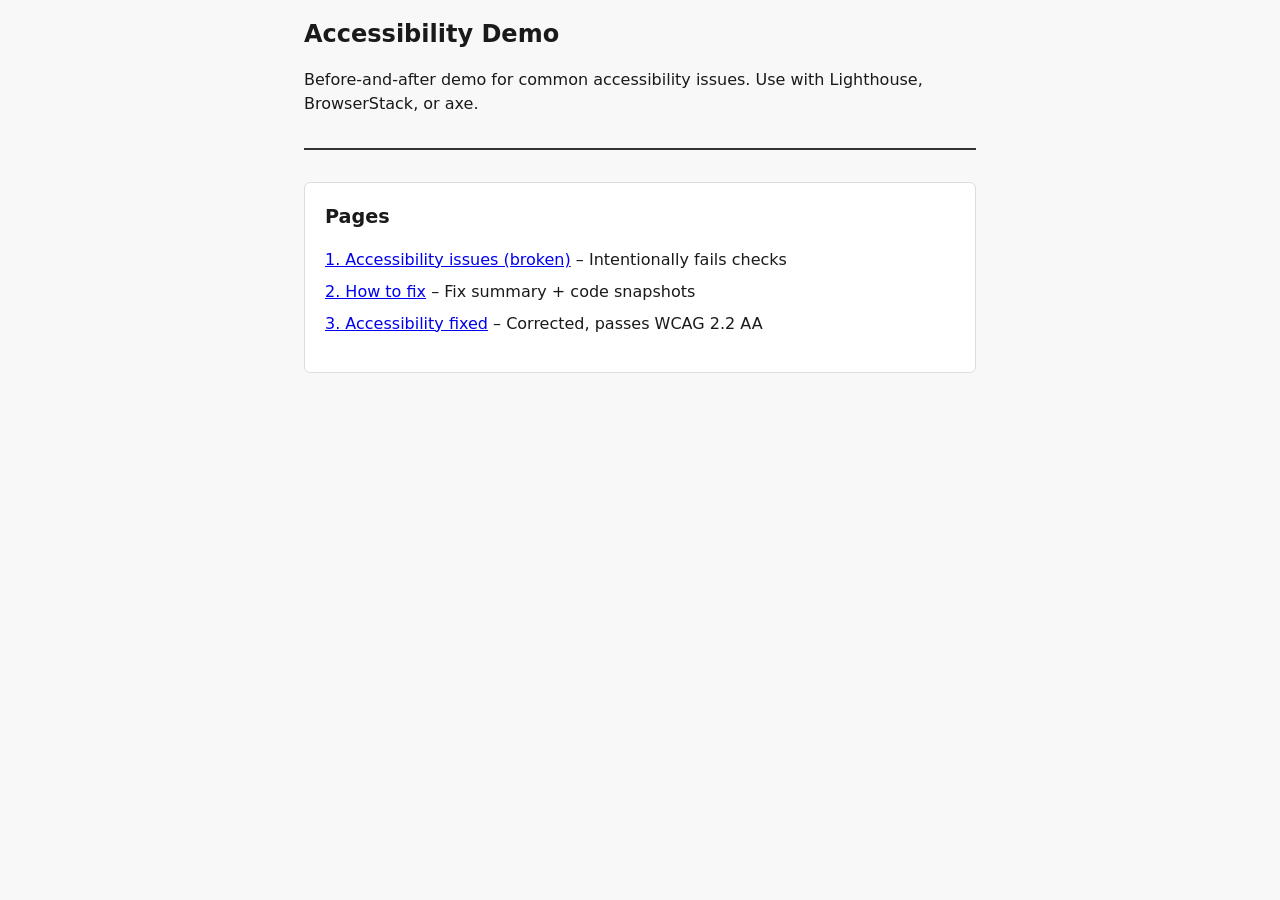
<file: index.html>
<!DOCTYPE html>
<html lang="en">
<head>
  <meta charset="UTF-8">
  <meta name="viewport" content="width=device-width, initial-scale=1.0">
  <title>Accessibility Demo</title>
  <link rel="stylesheet" href="styles.css">
</head>
<body>
  <header class="page-header">
    <h1>Accessibility Demo</h1>
    <p>Before-and-after demo for common accessibility issues. Use with Lighthouse, BrowserStack, or axe.</p>
  </header>
  <main class="main-content">
    <section class="demo-section">
      <h2>Pages</h2>
      <ul style="list-style: none; padding: 0;">
        <li style="margin-bottom: 0.5rem;"><a href="accessibility-issues.html">1. Accessibility issues (broken)</a> – Intentionally fails checks</li>
        <li style="margin-bottom: 0.5rem;"><a href="accessibility-how-to-fix.html">2. How to fix</a> – Fix summary + code snapshots</li>
        <li><a href="accessibility-fixed.html">3. Accessibility fixed</a> – Corrected, passes WCAG 2.2 AA</li>
      </ul>
    </section>
  </main>
</body>
</html>
</file>
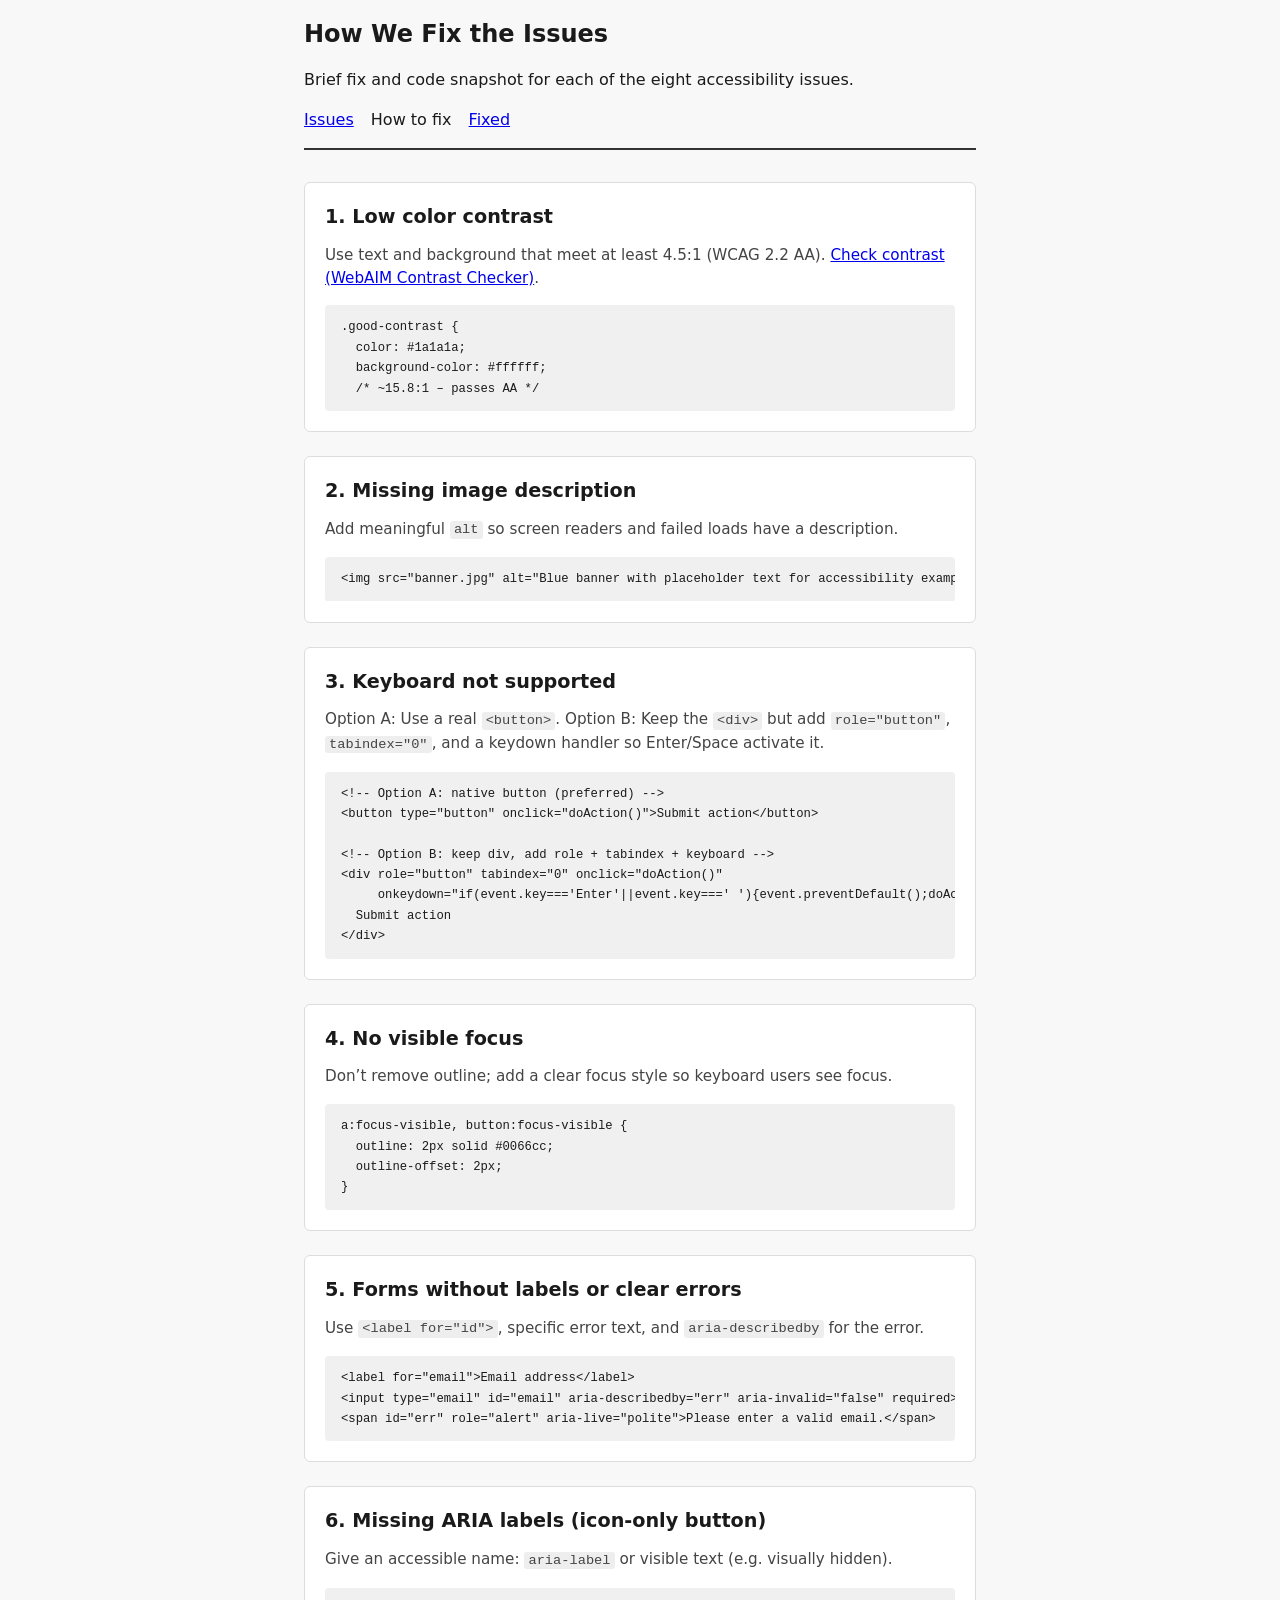
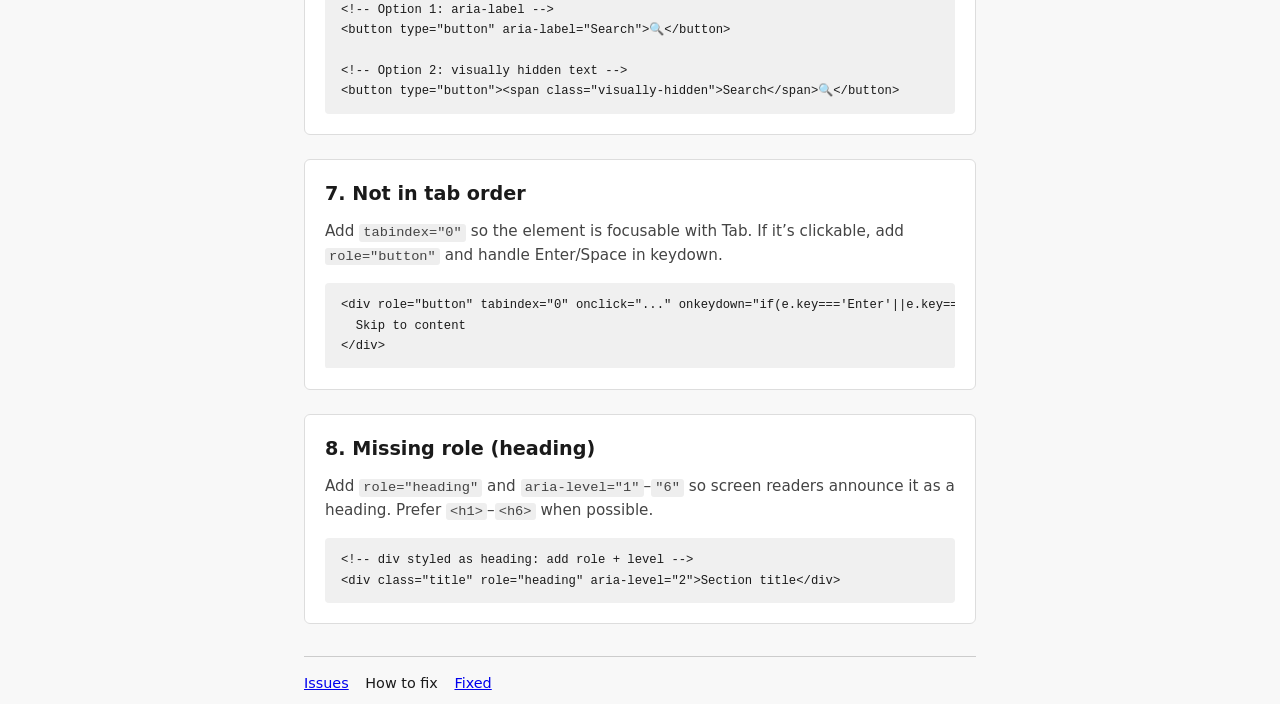
<file: accessibility-how-to-fix.html>
<!doctype html>
<html lang="en">
  <head>
    <meta charset="UTF-8" />
    <meta name="viewport" content="width=device-width, initial-scale=1.0" />
    <title>Accessibility Demo – How We Fix</title>
    <link rel="stylesheet" href="styles.css" />
    <style>
      .code-snapshot {
        background: #f0f0f0;
        padding: 0.75rem 1rem;
        border-radius: 4px;
        overflow-x: auto;
        font-size: 0.85rem;
        margin: 0.5rem 0 0 0;
      }
      .code-snapshot code {
        background: none;
        padding: 0;
      }
    </style>
  </head>
  <body>
    <header class="page-header">
      <h1>How We Fix the Issues</h1>
      <p>
        Brief fix and code snapshot for each of the eight accessibility issues.
      </p>
      <nav aria-label="Demo navigation">
        <a href="accessibility-issues.html">Issues</a>
        <span aria-current="page" style="margin-left: 0.75rem">How to fix</span>
        <a href="accessibility-fixed.html" style="margin-left: 0.75rem">Fixed</a>
      </nav>
    </header>

    <main class="main-content">
      <section class="demo-section" aria-labelledby="fix1-heading">
        <h2 id="fix1-heading">1. Low color contrast</h2>
        <p class="explanation">
          Use text and background that meet at least 4.5:1 (WCAG 2.2 AA).
          <a
            href="https://webaim.org/resources/contrastchecker/"
            target="_blank"
            rel="noopener noreferrer"
            >Check contrast (WebAIM Contrast Checker)</a
          >.
        </p>
        <pre
          class="code-snapshot"
          aria-label="Code snapshot"
        ><code>.good-contrast {
  color: #1a1a1a;
  background-color: #ffffff;
  /* ~15.8:1 – passes AA */</code></pre>
      </section>

      <section class="demo-section" aria-labelledby="fix2-heading">
        <h2 id="fix2-heading">2. Missing image description</h2>
        <p class="explanation">
          Add meaningful <code>alt</code> so screen readers and failed loads
          have a description.
        </p>
        <pre
          class="code-snapshot"
          aria-label="Code snapshot"
        ><code>&lt;img src="banner.jpg" alt="Blue banner with placeholder text for accessibility example"&gt;</code></pre>
      </section>

      <section class="demo-section" aria-labelledby="fix3-heading">
        <h2 id="fix3-heading">3. Keyboard not supported</h2>
        <p class="explanation">
          Option A: Use a real <code>&lt;button&gt;</code>. Option B: Keep the <code>&lt;div&gt;</code> but add <code>role="button"</code>, <code>tabindex="0"</code>, and a keydown handler so Enter/Space activate it.
        </p>
        <pre class="code-snapshot" aria-label="Code snapshot"><code>&lt;!-- Option A: native button (preferred) --&gt;
&lt;button type="button" onclick="doAction()"&gt;Submit action&lt;/button&gt;

&lt;!-- Option B: keep div, add role + tabindex + keyboard --&gt;
&lt;div role="button" tabindex="0" onclick="doAction()"
     onkeydown="if(event.key==='Enter'||event.key===' '){event.preventDefault();doAction();}"&gt;
  Submit action
&lt;/div&gt;</code></pre>
      </section>

      <section class="demo-section" aria-labelledby="fix4-heading">
        <h2 id="fix4-heading">4. No visible focus</h2>
        <p class="explanation">
          Don’t remove outline; add a clear focus style so keyboard users see
          focus.
        </p>
        <pre
          class="code-snapshot"
          aria-label="Code snapshot"
        ><code>a:focus-visible, button:focus-visible {
  outline: 2px solid #0066cc;
  outline-offset: 2px;
}</code></pre>
      </section>

      <section class="demo-section" aria-labelledby="fix5-heading">
        <h2 id="fix5-heading">5. Forms without labels or clear errors</h2>
        <p class="explanation">
          Use <code>&lt;label for="id"&gt;</code>, specific error text, and
          <code>aria-describedby</code> for the error.
        </p>
        <pre
          class="code-snapshot"
          aria-label="Code snapshot"
        ><code>&lt;label for="email"&gt;Email address&lt;/label&gt;
&lt;input type="email" id="email" aria-describedby="err" aria-invalid="false" required&gt;
&lt;span id="err" role="alert" aria-live="polite"&gt;Please enter a valid email.&lt;/span&gt;</code></pre>
      </section>

      <section class="demo-section" aria-labelledby="fix6-heading">
        <h2 id="fix6-heading">6. Missing ARIA labels (icon-only button)</h2>
        <p class="explanation">
          Give an accessible name: <code>aria-label</code> or visible text (e.g. visually hidden).
        </p>
        <pre class="code-snapshot" aria-label="Code snapshot"><code>&lt;!-- Option 1: aria-label --&gt;
&lt;button type="button" aria-label="Search"&gt;🔍&lt;/button&gt;

&lt;!-- Option 2: visually hidden text --&gt;
&lt;button type="button"&gt;&lt;span class="visually-hidden"&gt;Search&lt;/span&gt;🔍&lt;/button&gt;</code></pre>
      </section>

      <section class="demo-section" aria-labelledby="fix7-heading">
        <h2 id="fix7-heading">7. Not in tab order</h2>
        <p class="explanation">
          Add <code>tabindex="0"</code> so the element is focusable with Tab. If it’s clickable, add <code>role="button"</code> and handle Enter/Space in keydown.
        </p>
        <pre class="code-snapshot" aria-label="Code snapshot"><code>&lt;div role="button" tabindex="0" onclick="..." onkeydown="if(e.key==='Enter'||e.key===' ') { e.preventDefault(); ... }"&gt;
  Skip to content
&lt;/div&gt;</code></pre>
      </section>

      <section class="demo-section" aria-labelledby="fix8-heading">
        <h2 id="fix8-heading">8. Missing role (heading)</h2>
        <p class="explanation">
          Add <code>role="heading"</code> and <code>aria-level="1"</code>–<code>"6"</code> so screen readers announce it as a heading. Prefer <code>&lt;h1&gt;</code>–<code>&lt;h6&gt;</code> when possible.
        </p>
        <pre class="code-snapshot" aria-label="Code snapshot"><code>&lt;!-- div styled as heading: add role + level --&gt;
&lt;div class="title" role="heading" aria-level="2"&gt;Section title&lt;/div&gt;</code></pre>
      </section>
    </main>

    <footer class="page-footer">
      <a href="accessibility-issues.html">Issues</a>
      <span aria-current="page" style="margin-left: 0.75rem">How to fix</span>
      <a href="accessibility-fixed.html" style="margin-left: 0.75rem">Fixed</a>
    </footer>
  </body>
</html>
</file>
<file: styles.css>
/* Shared layout for accessibility demo – both pages */

* {
  box-sizing: border-box;
}

body {
  font-family: system-ui, -apple-system, sans-serif;
  line-height: 1.5;
  max-width: 720px;
  margin: 0 auto;
  padding: 1rem 1.5rem;
  color: #1a1a1a;
  background: #f8f8f8;
}

.page-header {
  margin-bottom: 2rem;
  padding-bottom: 1rem;
  border-bottom: 2px solid #333;
}

.page-header h1 {
  margin: 0 0 0.5rem 0;
  font-size: 1.5rem;
}

.page-header nav {
  margin-top: 1rem;
}

.main-content {
  margin-bottom: 2rem;
}

.demo-section {
  background: #fff;
  padding: 1.25rem;
  margin-bottom: 1.5rem;
  border-radius: 6px;
  border: 1px solid #ddd;
}

.demo-section h2 {
  margin: 0 0 0.75rem 0;
  font-size: 1.2rem;
}

.explanation {
  color: #444;
  margin: 0 0 1rem 0;
  font-size: 0.95rem;
}

.demo-section img {
  display: block;
  max-width: 100%;
  height: auto;
}

/* WCAG 2.2 AA 2.5.8: target at least 24×24px */
.fake-button {
  display: inline-block;
  padding: 0.5rem 1rem;
  min-width: 24px;
  min-height: 24px;
  background: #1a5fb4;
  color: #fff;
  cursor: pointer;
  border-radius: 4px;
  width: fit-content;
}

.demo-form input {
  display: block;
  width: 100%;
  max-width: 280px;
  padding: 0.5rem;
  margin-bottom: 0.5rem;
  font-size: 1rem;
  border: 1px solid #666;
  border-radius: 4px;
}

.demo-form button {
  padding: 0.5rem 1rem;
  min-width: 24px;
  min-height: 24px;
  font-size: 1rem;
  background: #333;
  color: #fff;
  border: none;
  border-radius: 4px;
  cursor: pointer;
}

.error-msg {
  display: block;
  color: #c00;
  font-size: 0.9rem;
  margin-bottom: 0.5rem;
}

/* WCAG 2.2 AA 2.5.8: target at least 24×24px */
.icon-button {
  font-size: 1.5rem;
  padding: 0.35rem 0.6rem;
  min-width: 24px;
  min-height: 24px;
  border: 1px solid #666;
  border-radius: 4px;
  background: #fff;
  cursor: pointer;
}

/* Visually hidden but available to screen readers (satisfies "visible text" requirement) */
.visually-hidden {
  position: absolute;
  width: 1px;
  height: 1px;
  padding: 0;
  margin: -1px;
  overflow: hidden;
  clip: rect(0, 0, 0, 0);
  white-space: nowrap;
  border: 0;
}

.skip-link {
  display: inline-block;
  padding: 0.4rem 0.75rem;
  background: #333;
  color: #fff;
  cursor: pointer;
  border-radius: 4px;
  font-size: 0.9rem;
  min-width: 24px;
  min-height: 24px;
}

.fake-heading {
  font-size: 1.25rem;
  font-weight: bold;
  margin: 0 0 0.5rem 0;
}

.page-footer {
  padding-top: 1rem;
  border-top: 1px solid #ccc;
  font-size: 0.9rem;
}

code {
  background: #eee;
  padding: 0.1em 0.3em;
  border-radius: 3px;
  font-size: 0.9em;
}
</file>
